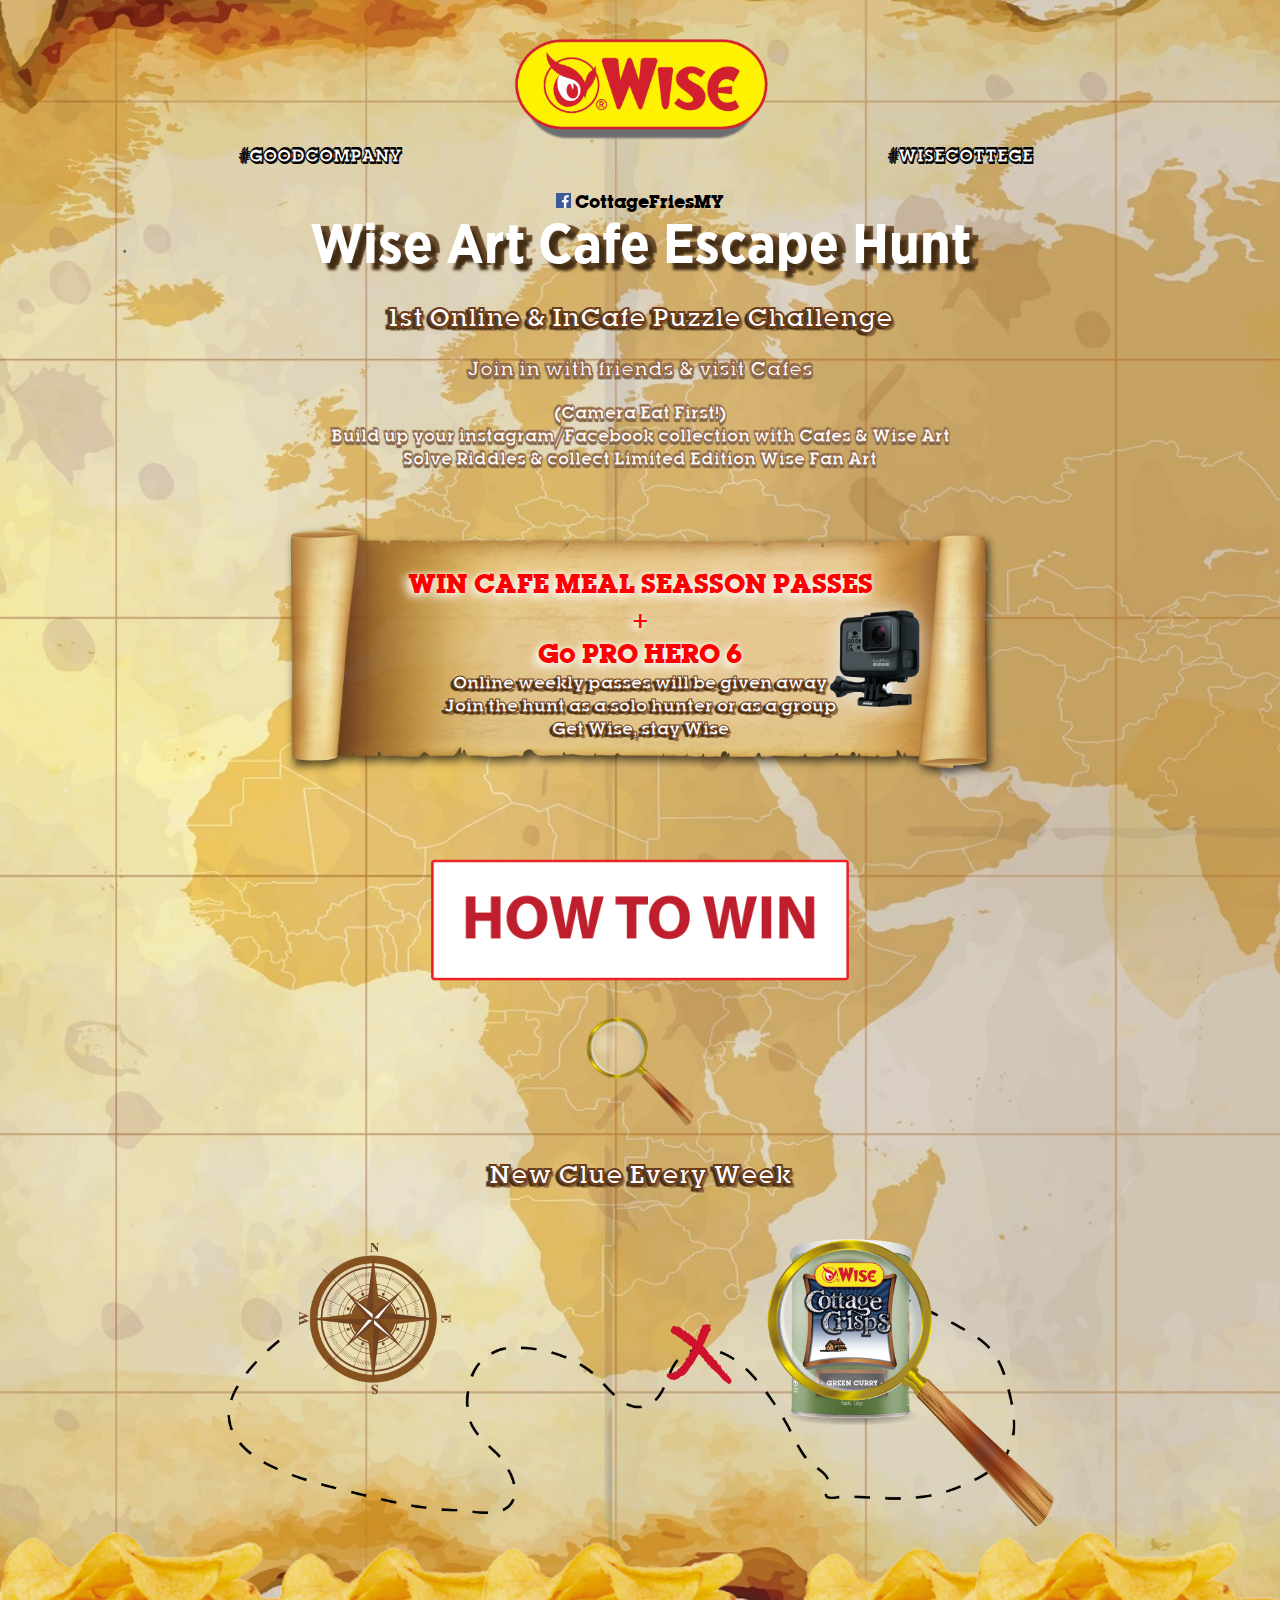
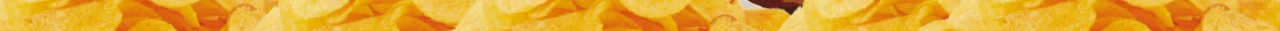
<file: index.html>
<!DOCTYPE html>
<html lang="en">

<head>
    <meta charset="UTF-8">
    <meta name="viewport" content="width=device-width, initial-scale=1.0">
    <meta http-equiv="X-UA-Compatible" content="ie=edge">
    <title>Wise</title>
    <link rel="stylesheet" href="main.css">
</head>

<body>
    <div id="Wrapper">
        <div class="container">
            <div class="wise-body">
                <div id="Logo">
                    <div class="wise-logo">

                    </div>
                    <div class="tags black-shadow">
                        <div class="left">
                            #GOODCOMPANY
                        </div>
                        <div class="right">
                            #WISECOTTEGE
                        </div>
                    </div>
                </div>
                <br>
                <div class="hashtag">
                    <a href="https://fb.com/CottageFriesMY" target="_blank">

                        <img src="img/facebook.png" alt="fb" width="15rem">
                        <span class="black">
                            CottageFriesMY
                        </span>
                    </a>
                </div>
                <div id="Text-Content">
                    <span class="Gotham">
                        Wise Art Cafe Escape Hunt
                    </span>
                    <h2 class="brown-shadow">1st Online & InCafe Puzzle Challenge </h2>

                    <h3 class="light-brown-shadow">Join in with friends & visit Cafes</h3>


                    <p class="light-brown-shadow">
                        (Camera Eat First!)
                        <br> Build up your instagram/Facebook collection with Cafes & Wise Art
                        <br> Solve Riddles & collect Limited Edition Wise Fan Art
                    </p>

                </div>

                <div id="Price">
                    <div class="Price-text">


                        <span class="red-shadow medium-font">WIN CAFE MEAL SEASSON PASSES
                            <br> +
                            <br> Go PRO HERO 6

                        </span>
                        <br>
                        <div class="brown-shadow small-font">Online weekly passes will be given away
                            <br> Join the hunt as a solo hunter or as a group
                            <br> Get Wise, stay Wise
                        </div>

                    </div>

                </div>
                <br>
                <div>
                    <a href="info_panel.html">
                        <img src="img/howtowin.png" alt="" width="35%">
                    </a>
                    <br>


                    <a href="cafe_partners.html">
                        <img src="img/clue.png" alt="" width="130rem">
                        <h2 class=" brown-shadow">New Clue Every Week</h2>
                    </a>
                </div>

                <div id="Footer">
                    <div class="content">
                        <img src="img/map.png" alt="" width="70%">


                    </div>
                    <div class="bottom-chips">

                        <img src="img/chips.png" alt="" width="100%">
                    </div>

                </div>

            </div>

        </div>
    </div>
    <script>
             console.log("Developed by Nazmul.abedin02@gmail.com");

    </script>
</body>

</html>
</file>
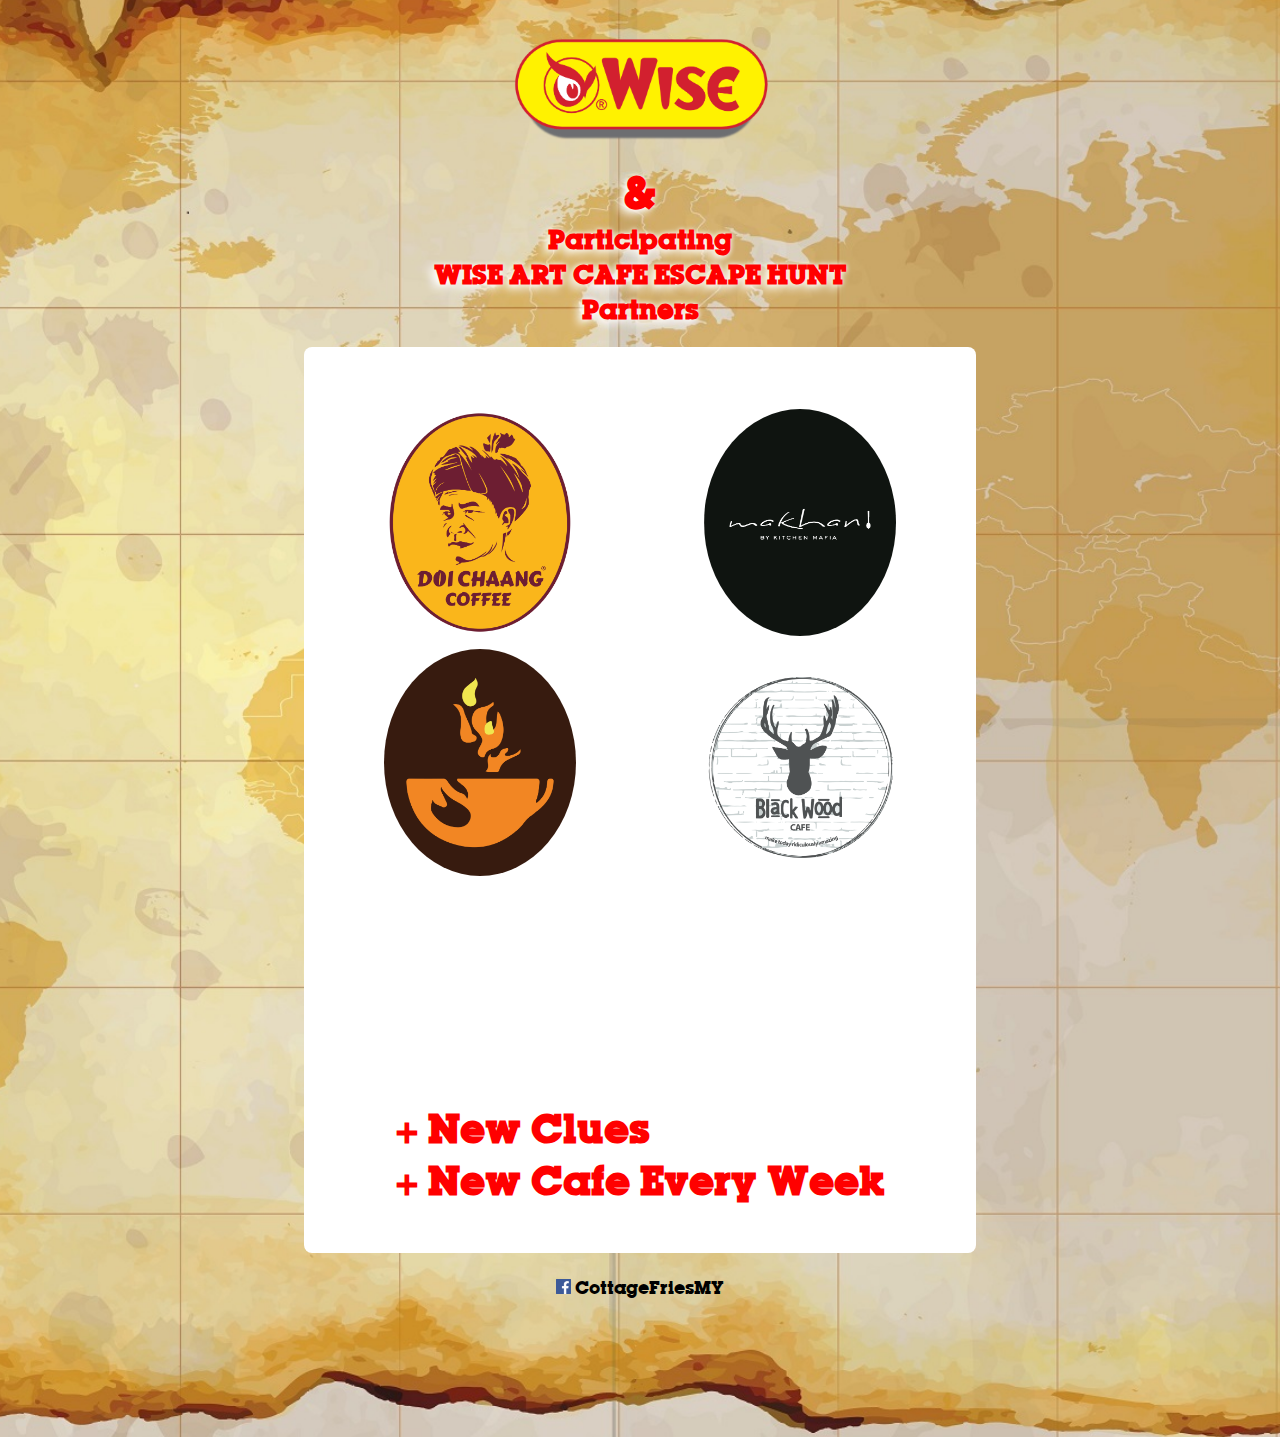
<file: cafe_partners.html>
<!DOCTYPE html>
<html lang="en">

<head>
    <meta charset="UTF-8">
    <meta name="viewport" content="width=device-width, initial-scale=1.0">
    <meta http-equiv="X-UA-Compatible" content="ie=edge">
    <title>Wise Cafe Partners</title>
    <link rel="stylesheet" href="main.css">
</head>

<body>
    <div id="Wrapper">
        <div class="container">
            <div id="Header">
                <div class="wise-body">
                    <div id="Logo">
                        <div class="wise-logo"></div>
                    </div>

                    <h2 class="medium-font red-shadow">
                        <span class="larg-font">
                            &amp;
                        </span>
                        <br> Participating
                        <br> WISE ART CAFE ESCAPE HUNT
                        <br> Partners
                    </h2>
                    <div id="Infopanel">
                        <div id="Cafes">
                            <br>
                            <br>
                            <div class="partners">
                                <div class="cafe ">
                                    <img class="round-border" src="img/partner1.png" alt="" width="60%">
                                </div>
                                <div class="cafe ">
                                    <img class="round-border" src="img/partner2.png" alt="" width="60%">
                                </div>
                                <div class="cafe ">
                                    <img class="round-border" src="img/partner3.png" alt="" width="60%">
                                </div>
                                <div class="cafe">
                                    <img class="round-border" src="img/partner4.png" alt="" width="60%">
                                </div>

                            </div>

                            <br>
                            <br>
                            <br>
                            <br>
                            <br>
                            <br>
                            <br>
                            <br>
                            <div class="clues red-shadow">
                                <h2>

                                    + New Clues
                                    <br> + New Cafe Every Week
                                </h2>
                            </div>
                        </div>
                    </div>
                    <br>
                    <div class="hashtag">
                        <a href="https://fb.com/CottageFriesMY" target="_blank">

                            <img src="img/facebook.png" alt="fb" width="15rem">
                            <span class="black">
                                CottageFriesMY
                            </span>
                        </a>
                        <br>
                        <br>
                        <br>
                        <br>
                        <br>
                        <br>
                        <br>
                    </div>
                </div>
            </div>
        </div>
    </div>
    <script>
               console.log("Developed by Nazmul.abedin02@gmail.com");

    </script>
</body>

</html>
</file>
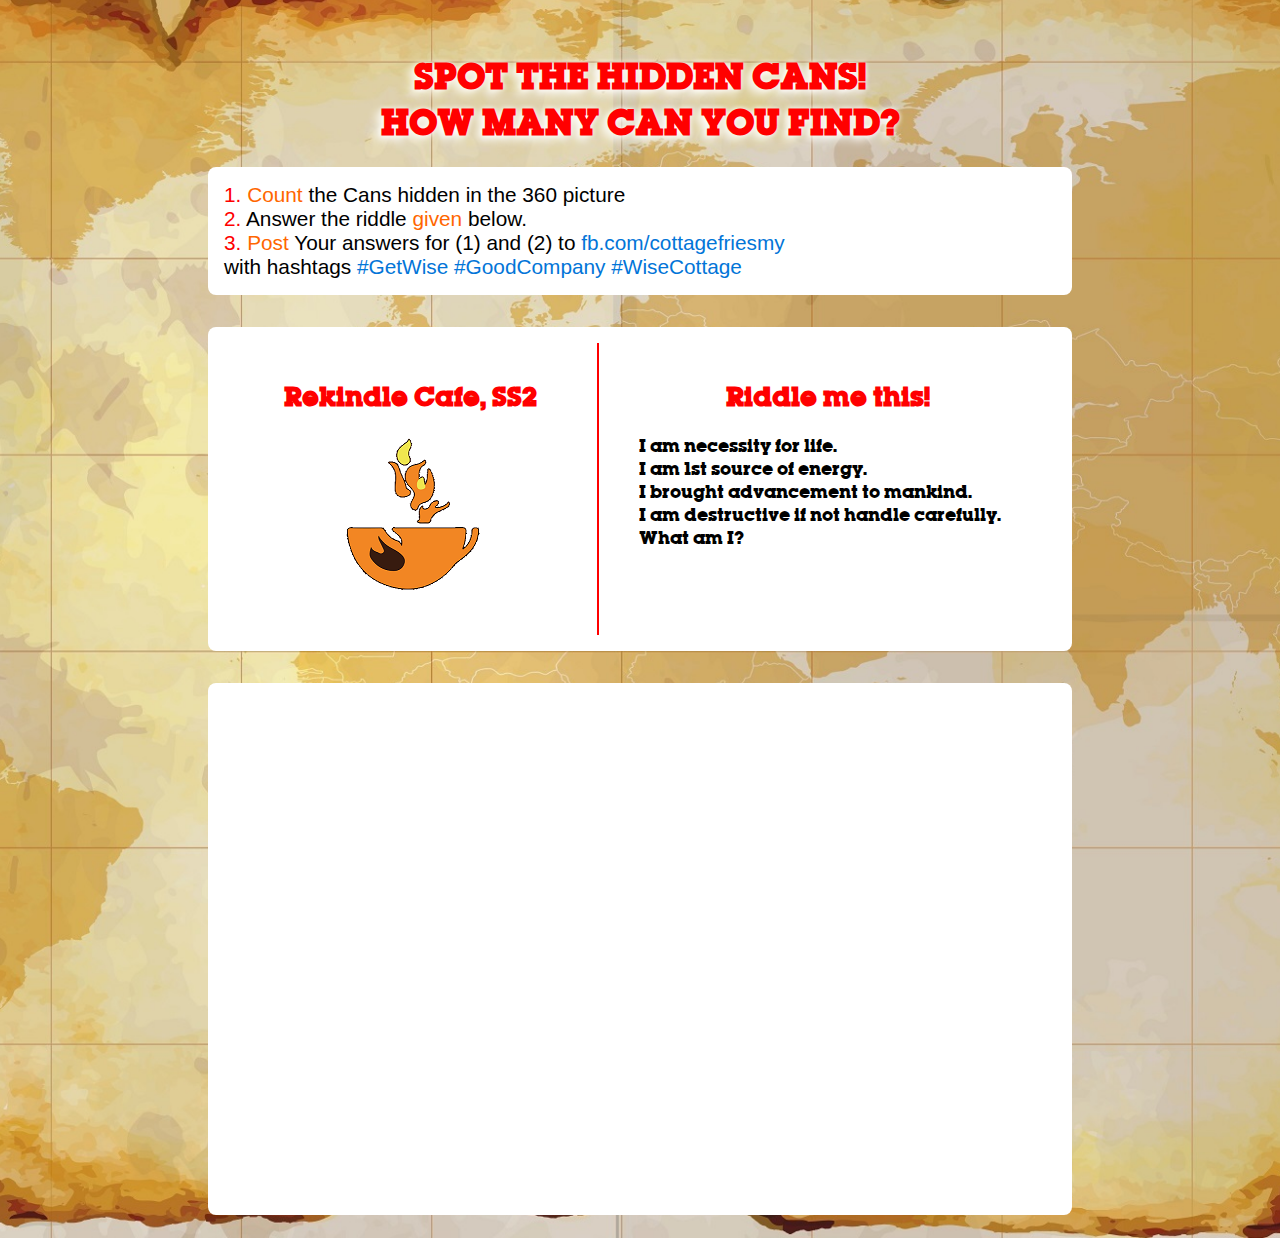
<file: clue.html>
<!DOCTYPE html>
<html lang="en">

<head>
    <meta charset="UTF-8">
    <meta name="viewport" content="width=device-width, initial-scale=1.0">
    <meta http-equiv="X-UA-Compatible" content="ie=edge">
    <title>Wise Cafe Clues</title>
    <link rel="stylesheet" href="main.css">
    <link rel="stylesheet" href="https://cdn.pannellum.org/2.3/pannellum.css" />
    <script type="text/javascript" src="https://cdn.pannellum.org/2.3/pannellum.js"></script>
</head>

<body>
    <div id="Wrapper">
        <div class="container">
            <div id="Header">
                <div class="wise-body">
                    <h1 class=" red-shadow">
                        SPOT THE HIDDEN CANS!
                        <br> HOW MANY CAN YOU FIND?
                    </h1>
                    <div id="Infopanel">
                        <div class="Steps">


                            <span class="red">
                                1.
                            </span>
                            <span class="orange">

                                Count
                            </span>

                             the Cans hidden in the 360 picture

                            <br>
                            <span class="red">
                                2.
                            </span>
                            Answer the riddle
                            <span class="orange">
                                given
                            </span>
 below.
                            <br>


                            <span class="red">
                                3.</span>
                            <span class="orange">

                                Post
                            </span>
                            Your answers for (1) and (2) to
                            <a class="blue" href="https://fb.com/cottagefriesmy" target="_blank">
                                fb.com/cottagefriesmy
                            </a><br>
                            with hashtags <span class="blue">
                                #GetWise #GoodCompany #WiseCottage
                            </span>



                        </div>

                        <div class="NewCafe">
                            <div class="left vl">
                                <h2 class="medium-font red-shadow">
                                    Rekindle Cafe, SS2
                                    <br>
                                    <img src="img/clue1.png" alt="">

                                </h2>
                            </div>
                            <div class="right">
                                <h2 class="medium-font red-shadow">
                                    Riddle me this!
                                </h2>
                                <div class="text-left">
                                    <p>

                                        I am necessity for life.<br>
                                        I am 1st source of energy.<br>
                                        I brought advancement to mankind.<br>
                                        I am destructive if not handle carefully.<br>
                                        What am I?
                                    </p>

                                </div>

                            </div>
                        </div>

                        <div class="NewCafe">

                            <div id="panorama"></div>
                        </div>
                    </div>
                    <br>

                </div>
            </div>
        </div>
    </div>
    <script>
        console.log("Developed by Nazmul.abedin02@gmail.com");

        pannellum.viewer('panorama', {
            "type": "equirectangular",
            "panorama": "img/rekindle.jpg",
            "autoLoad": true,
            "autoRotate": -10
        });
    </script>
</body>

</html>
</file>
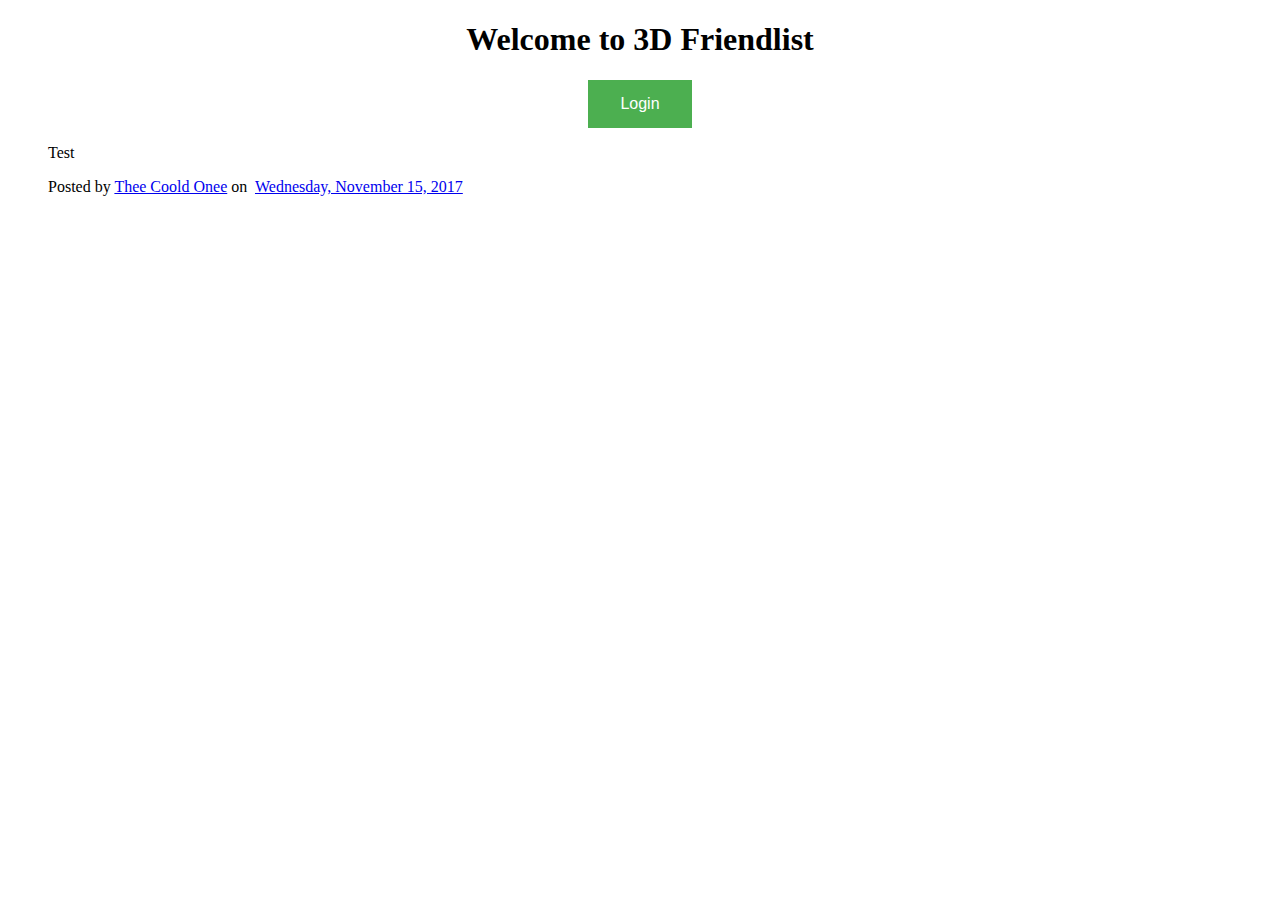
<file: index2.html>
<!DOCTYPE html>
<html lang="en">
<head>
    <meta charset="UTF-8">
    <meta name="viewport" content="width=device-width, initial-scale=1.0">
    <meta http-equiv="X-UA-Compatible" content="ie=edge">
    <title>Document</title>
    <style>
        #Wrapper{
               max-width: 1200px;
            margin: 0 auto;
            text-align: center;
        }
        #Header{
            max-width: 1200px;
            margin: 0 auto;
            text-align: center;
        }
    #btn{
        display: none;
    }

    button{
    background-color: #4CAF50; /* Green */
    border: none;
    color: white;
    padding: 15px 32px;
    text-align: center;
    text-decoration: none;
    display: inline-block;
    font-size: 16px;
    }

#frnd{
    display: none;
}

    
    </style>
</head>
<body>

    <script>
        window.fbAsyncInit = function () {
            FB.init({
                appId: '1601723849850614',
                autoLogAppEvents: true,
                xfbml: true,
                version: 'v2.10'
            });
            FB.AppEvents.logPageView();

            FB.getLoginStatus(function (response) {
                 
                console.log(response)
                    if (response.status === 'connected') {
                        console.log('Logged in.');
                         document.getElementById('status').innerHTML = 'you are conected with facebook';
                              var x = document.getElementById("btn");
                                x.style.display = "block";
                                 var x = document.getElementById("Statusbtn");
                                    x.style.display = "none"; 
                        
                    }
                    else if (response.status === 'not_authorized'){
                        document.getElementById('status').innerHTML = 'you are not conected';
                 
                    }
                    else {
                        FB.login();
                    }
                });
        };

        (function (d, s, id) {
            var js, fjs = d.getElementsByTagName(s)[0];
            if (d.getElementById(id)) { return; }
            js = d.createElement(s); js.id = id;
            js.src = "//connect.facebook.net/en_US/sdk.js";
            fjs.parentNode.insertBefore(js, fjs);
        }(document, 'script', 'facebook-jssdk'));


        function login(){
                 var x = document.getElementById("btn");
                 x.style.display = "none"; 
            FB.login(function(response){
                  
                if (response.status === 'connected') {
                 //   document.getElementById('status').innerHTML = 'you are conected with facebook';
                     x.style.display = "block";  
                }
                else {
                    document.getElementById('status').innerHTML = 'Please Login'; 
                     x.style.display = "none";                   
                }
            });
                  
        }

        function info(){
          
            FB.api(
                '/me',
                'GET',
                { "fields": "id,name,friendlists,friends,devices,gender,about,hometown" },
                function (response) {
                    // Insert your code here
                    document.getElementById('user').innerHTML ="Hello :" +  response.name;
                     document.getElementById('userid').innerHTML = "Your User ID is :" + response.id;
                      document.getElementById('gender').innerHTML = "Your :" + response.gender;
                       document.getElementById('device').innerHTML = "Your Using :" + response.devices[0].os + " Device";
                         document.getElementById('about').innerHTML = "About You :" + response.about;
                          // document.getElementById('device').innerHTML = "Your HomeTown :" + response.hometown.name;

                    
                    console.log(response)
                }
            );  
                     var x = document.getElementById("frnd");
                        x.style.display = "block";
        }


        document.getElementById("lnk").onclick = function () {
                location.href = "www.youtube.com";
            };
    </script>

<div id="Wrapper">

    <div id="Header">
        <h1>Welcome to 3D Friendlist </h1>
    </div>
    
    <div id="status">
        
    </div>
    <div id="Statusbtn">
        
        <button onclick="login()">Login</button>
        
    </div>
    <div id="btn">
        
        <button onclick="info()">View Your Informations</button>
        
    </div>
    
    <div id="data"></div>
    <div id="user"></div>
    <div id="userid"></div>
    <div id="gender"></div>
    <div id="device"></div>
    <div id="about"></div>
    <div id="home"></div>
    <div id="frnd">
        <button onclick="location.href = 'three.js-dev/examples/css3d_periodictable.html';" >View Your Friends</button>
    </div>
    
</div>


<div class="fb-post" data-href="https://www.facebook.com/permalink.php?story_fbid=1854791507883056&amp;id=1269784479717098"
    data-width="500" data-show-text="true">
    <blockquote cite="https://www.facebook.com/permalink.php?story_fbid=1854791507883056&amp;id=1269784479717098" class="fb-xfbml-parse-ignore">
        <p>Test</p>Posted by
        <a href="https://www.facebook.com/Thee-Coold-Onee-1269784479717098/">Thee Coold Onee</a> on&nbsp;
        <a href="https://www.facebook.com/permalink.php?story_fbid=1854791507883056&amp;id=1269784479717098">Wednesday, November 15, 2017</a>
    <a href="https://www.facebook.com/plugins/confirm/post/like/popup/?token=S%3A_I1269784479717098%3A1854791507883056&href=https%3A%2F%2Fwww.facebook.com%2Fplugins%2Fpost%2Fasync%2Fembed%2Fdialog%2F%3Fno_preview%3D0%26source%3D1%26token%3DS%253A_I1269784479717098%253A1854791507883056%26url%3D%252Fpermalink.php%253Fstory_fbid%253D1854791507883056%2526id%253D1269784479717098%26ft%255Btn%255D%3DV-R-R%26ft%255Btop_level_post_id%255D%3D1854791507883056%26ft%255Btl_objid%255D%3D1854791507883056%26ft%255Bpage_id%255D%3D1269784479717098%26ft%255Bfbfeed_location%255D%3D5&iframe_referer=https%3A%2F%2Fwww.facebook.com%2Fpermalink.php%3Fstory_fbid%3D1854791507883056%26id%3D1269784479717098"></a>
    </blockquote>
</div>
</body>
</html>
</file>
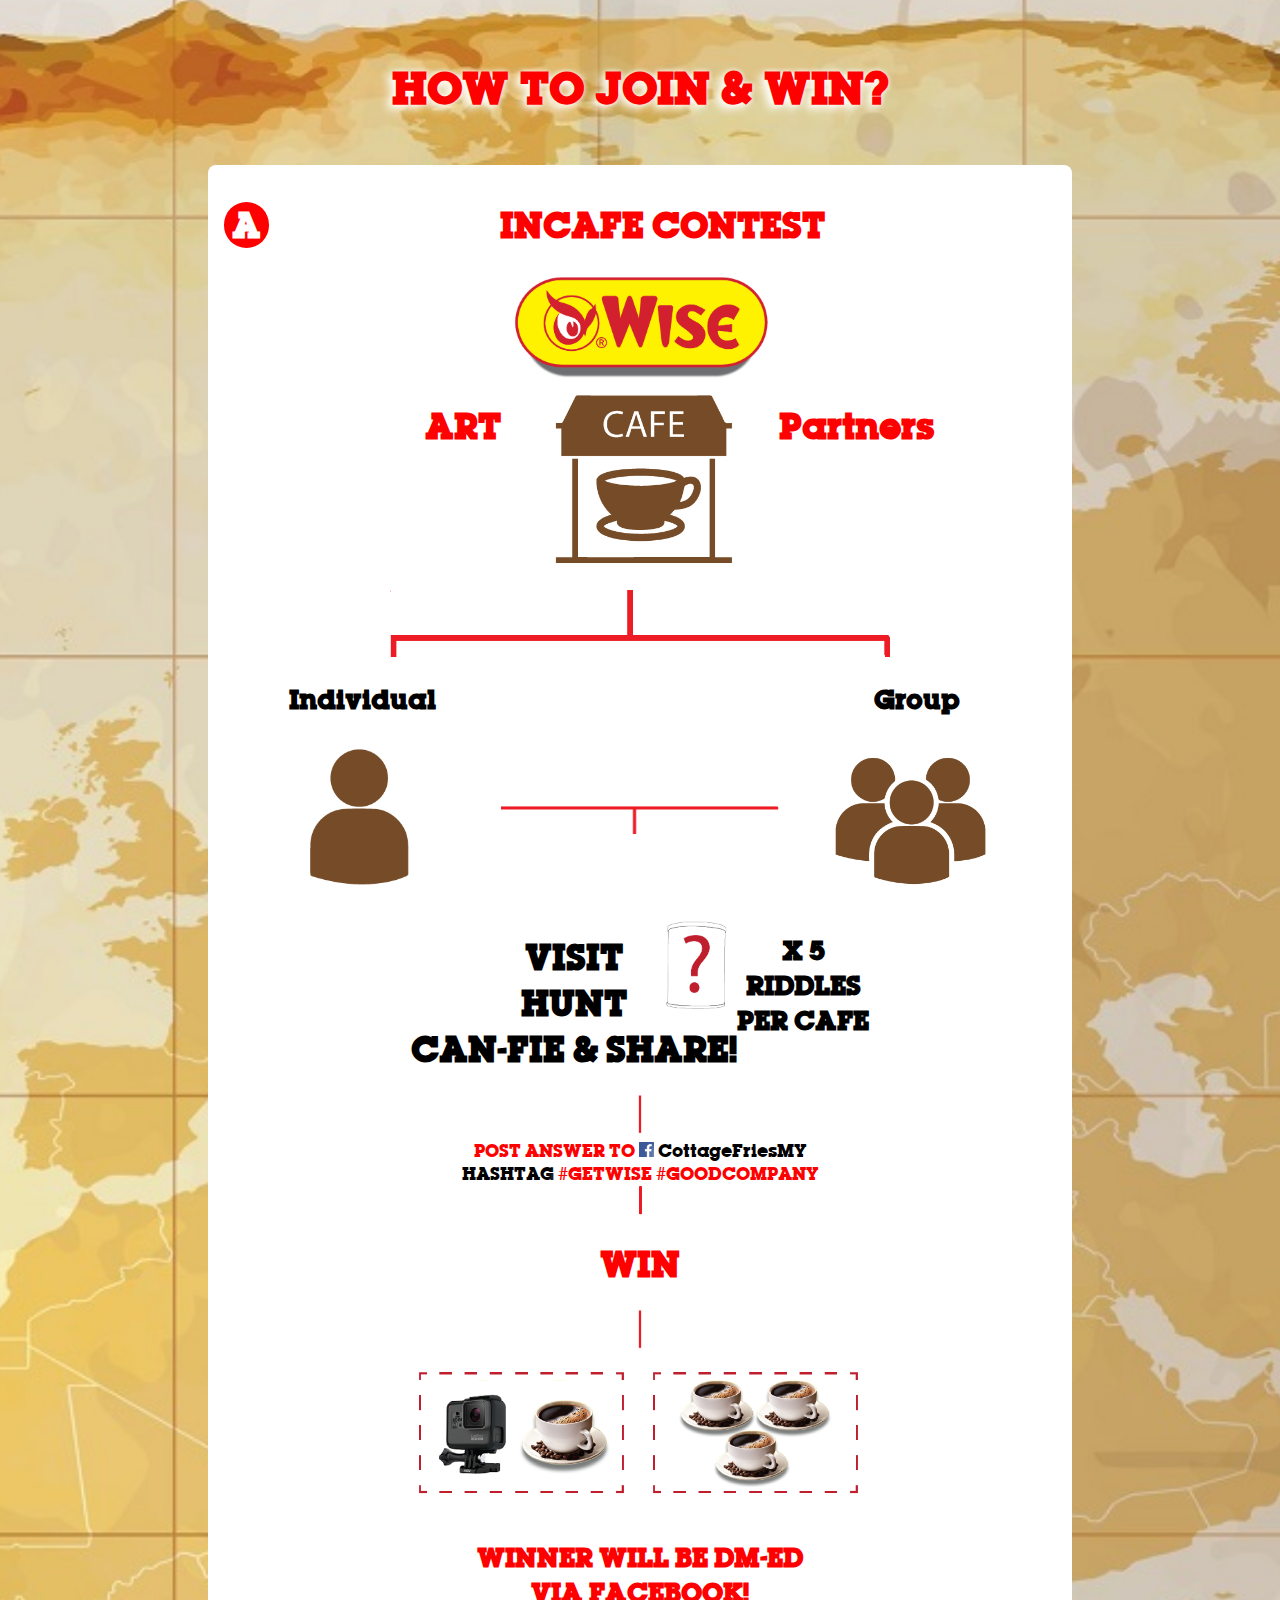
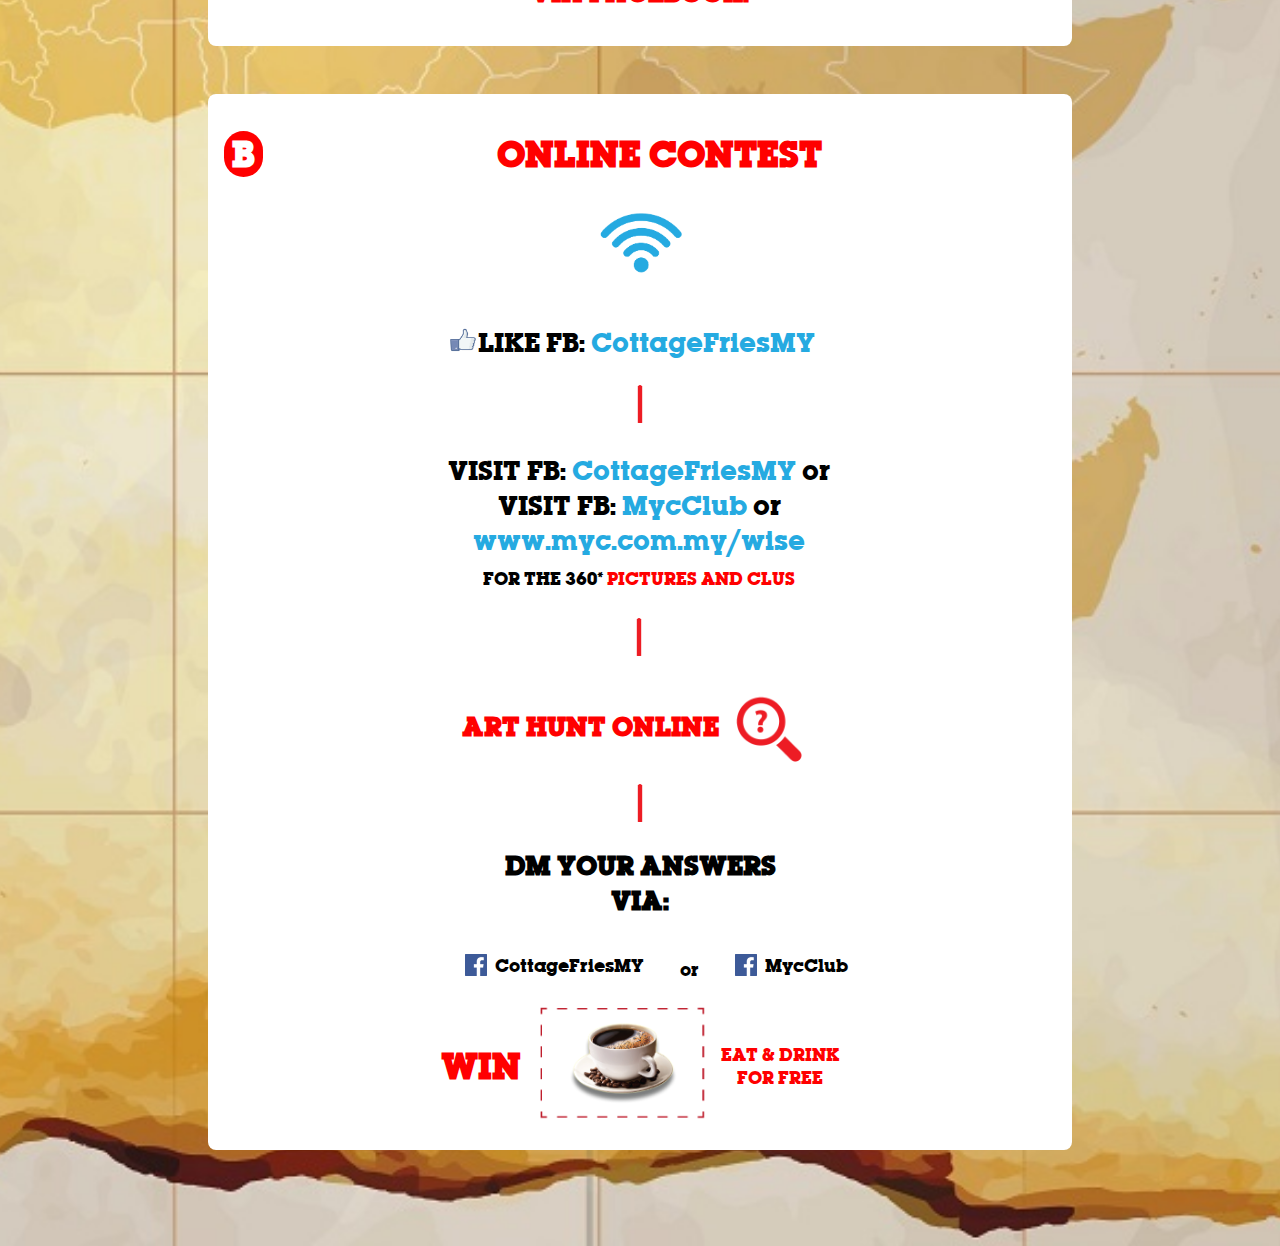
<file: info_panel.html>
<!DOCTYPE html>
<html lang="en">

<head>
    <meta charset="UTF-8">
    <meta name="viewport" content="width=device-width, initial-scale=1.0">
    <meta http-equiv="X-UA-Compatible" content="ie=edge">
    <title>Wise - How to Win</title>
    <link rel="stylesheet" href="main.css">
</head>

<body>
    <div id="Wrapper">
        <div class="container">
            <div id="Header">
                <div class="wiseinfo-body">
                    <h1 class="red-shadow larg-font">HOW TO JOIN & WIN?</h1>

                    <div id="Infopanel">
                        <div id="Incafe">
                            <div class="content">
                                <div class="left">
                                    <h1 class="red-border">A</h1>
                                </div>
                                <div class="right">
                                    <h1 class="red-shadow">INCAFE CONTEST</h1>
                                </div>
                            </div>

                            <div id="Logo">
                                <div class="wise-logo"></div>
                                <div class="cafe-logo">

                                    <div class="left">
                                        <h1>ART</h1>
                                    </div>
                                    <div class="center">
                                        <img src="img/cafe.png" alt="cafe" width="80%">
                                    </div>
                                    <div class="right">
                                        <h1>Partners</h1>
                                    </div>

                                </div>
                                <img src="img/line4.png" alt="" width="60%">

                                <div class="team">
                                    <div class="left">
                                        <h2 class="small">Individual</h2>
                                        <img src="img/single.png" alt="single" width="50%">
                                    </div>
                                    <div class="center">
                                        <img src="img/line3.png" alt="" width="100%">

                                    </div>
                                    <div class="right">
                                        <h2 class="small">Group</h2>
                                        <img src="img/team.png" alt="group" width="70%">

                                    </div>
                                </div>


                                <div class="rules">
                                    <div class="top">
                                        <div class="left">
                                            <h1 class="medium">
                                                VISIT
                                                <br> HUNT
                                                <br> CAN-FIE & SHARE!
                                            </h1>
                                        </div>


                                        <div class="right">
                                            <h2 class="small">
                                                X 5
                                                <br> RIDDLES
                                                <br>PER CAFE
                                            </h2>

                                        </div>

                                    </div>
                                    <br>
                                    <img src="img/line.png" alt="" height="40rem">

                                    <div class="red-shadow">
                                        POST ANSWER TO
                                        <a href="https://fb.com/CottageFriesMY" target="_blank">

                                            <img src="img/facebook.png" alt="fb" width="15rem">
                                            <span class="black">
                                                CottageFriesMY
                                            </span>
                                        </a>
                                        <br>
                                        <span class="black">
                                            HASHTAG
                                        </span>
                                        #GETWISE #GOODCOMPANY
                                    </div>
                                    <img src="img/line.png" alt="" height="30rem" width="5rem">
                                    <h1 class="red-shadow">WIN</h1>
                                    <img src="img/line.png" alt="" height="40rem">
                                    <br>

                                    <img src="img/price1.png" alt="" width="230rem">
                                    <img src="img/price3.png" alt="" width="230rem">

                                    <h2 class="red-shadow">WINNER WILL BE DM-ED
                                        <br> VIA FACEBOOK!</h2>

                                </div>

                            </div>


                        </div>

                        <div id="Online">
                            <div class="content">
                                <div class="left">
                                    <h1 class="red-border">B</h1>
                                </div>
                                <div class="right">
                                    <h1 class="red-shadow">ONLINE CONTEST</h1>
                                </div>
                            </div>

                            <div class="howtowin">
                                <img src="img/wifi.png" alt="" width="100rem">
                                <br>
                                <a href="https://fb.com/CottageFriesMY" target="_blank">
                                    <div class="like">
                                        <img src="img/like.png" alt="" width="30rem" height="30rem">
                                        <p>
                                            <span class="black">
                                                LIKE FB:
                                            </span>
                                            <span class="blue">
                                                CottageFriesMY
                                            </span>
                                        </p>
                                    </div>
                                </a>
                                <img src="img/line.png" alt="" height="40rem" width="8rem">

                                <div class="like">
                                    <p>
                                        <a href="https://fb.com/CottageFriesMY" target="_blank">
                                            <span class="black">
                                                VISIT FB:
                                            </span>
                                            <span class="blue">
                                                CottageFriesMY
                                            </span>
                                        </a>

                                        or
                                        <br>
                                        <a href="https://fb.com/mycclub" target="_blank">
                                            <span class="black">
                                                VISIT FB:
                                            </span>
                                            <span class="blue">
                                                MycClub
                                            </span>
                                        </a>
                                        or
                                        <br>

                                        <a href="https://www.myc.com.my/wise" target="_blank">
                                            <span class="blue small">
                                                www.myc.com.my/wise
                                            </span>
                                        </a>

                                        <br>

                                        <span class="small-font">
                                            FOR THE 360*
                                            <span class="red">
                                                PICTURES AND CLUS
                                            </span>
                                        </span>
                                        <br>
                                        <img src="img/line.png" alt="" height="40rem" width="8rem">
                                    </p>


                                </div>
                                <div class="search">
                                    <h2 class="red">ART HUNT ONLINE</h2>
                                    <img src="img/search.png" alt="" width="100rem">
                                </div>
                                <br>
                                <img src="img/line.png" alt="" height="40rem" width="8rem">

                                <h2>DM YOUR ANSWERS
                                    <br> VIA:</h2>

                                <div class="socialmedia">
                                    <a href="https://fb.com/CottageFriesMY" target="_blank">
                                        <div class="fb">

                                            <img src="img/facebook.png" alt="" width="22rem">
                                            <p class="black"> CottageFriesMY </p>
                                        </div>
                                    </a>
                                    <div class="fb">
                                        <p>or</p>
                                    </div>

                                    <a href="https://fb.com/mycclub" target="_blank">


                                        <div class="fb">
                                            <img src="img/facebook.png" alt="" width="22rem">
                                            <p class="black">MycClub </p>
                                        </div>
                                    </a>

                                </div>
                                <div class="align-center">

                                    <div class="bottom">
                                        <h1 class="red">WIN</h1>
                                        <img src="img/price4.png" alt="" width="200rem">
                                        <p class="red">EAT & DRINK
                                            <br> FOR FREE</p>
                                    </div>

                                </div>

                            </div>
                        </div>

                    </div>
                </div>
            </div>
        </div>
    </div>
    <script>
        console.log("Developed by Nazmul.abedin02@gmail.com");
    </script>
</body>

</html>
</file>
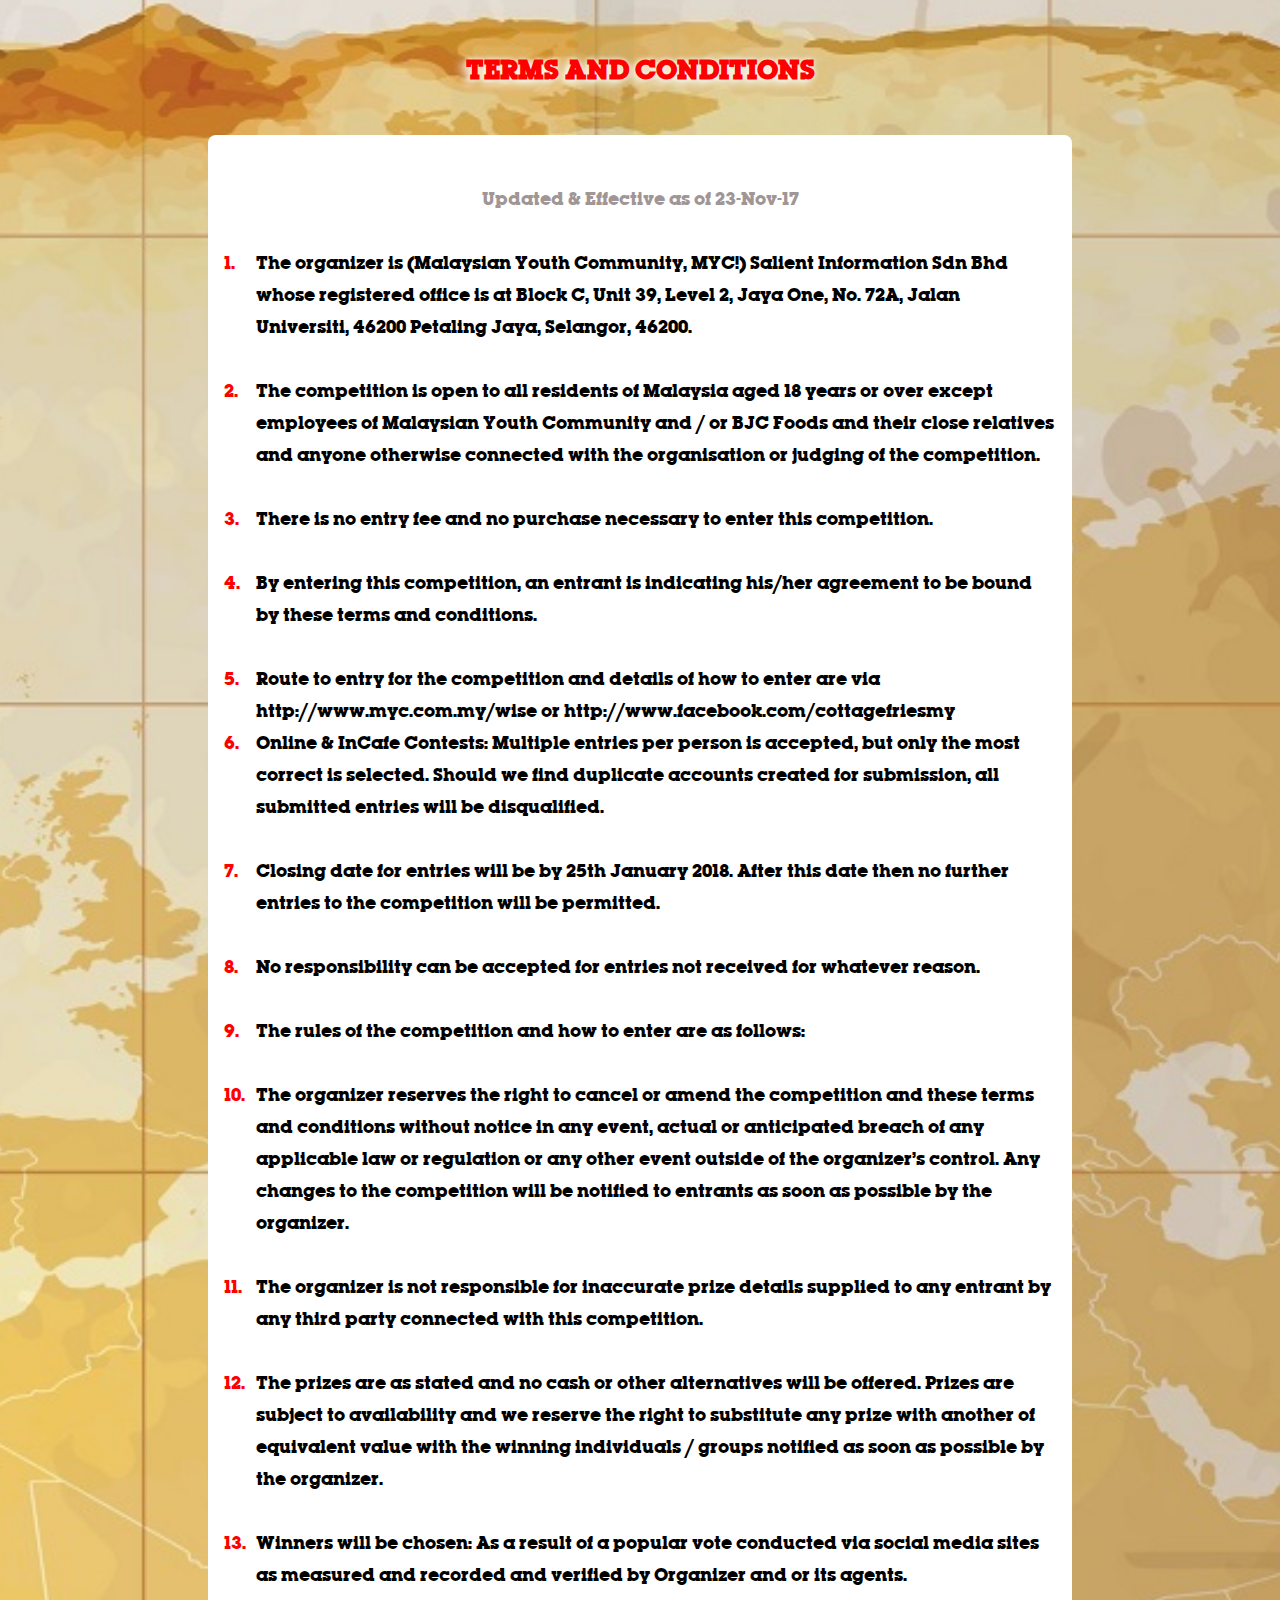
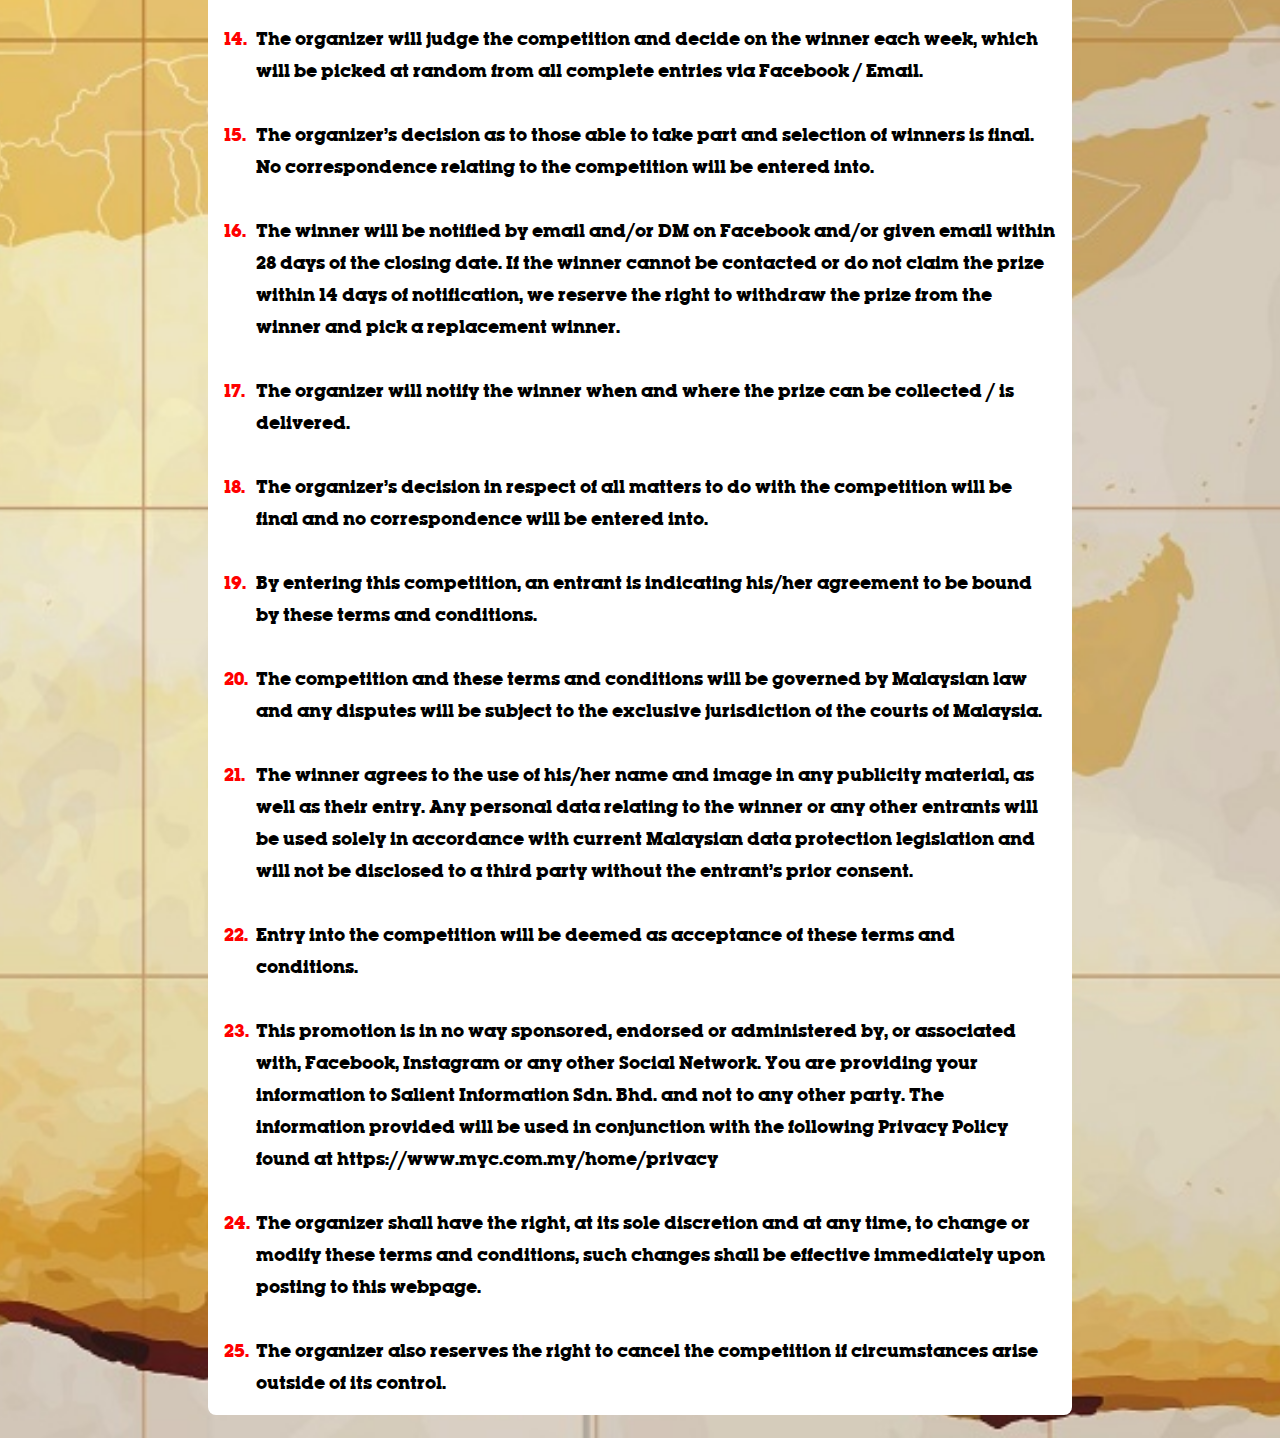
<file: terms.html>
<!DOCTYPE html>
<html lang="en">

<head>
    <meta charset="UTF-8">
    <meta name="viewport" content="width=device-width, initial-scale=1.0">
    <meta http-equiv="X-UA-Compatible" content="ie=edge">
    <title>Terms And Conditions</title>
    <link rel="stylesheet" href="main.css">
</head>

<body>
    <div id="Wrapper">
        <div class="container">
            <div id="Header">
                <div class="wise-body">
                 

                    <h2 class="medium-font red-shadow">
                      TERMS AND CONDITIONS
                    </h2>
                    <div id="Infopanel">
                    <div id="Terms">
                        <div class="header">
Updated  &amp; Effective as of 23-Nov-17
                        </div>

                        1.
                        <div class="red">
                            The organizer is (Malaysian Youth Community, MYC!) Salient Information Sdn Bhd whose registered office is at Block C,
                            Unit 39, Level 2, Jaya One, No. 72A, Jalan Universiti, 46200 Petaling Jaya, Selangor, 46200.
                        </div>
                        <br>
                        2.
                           <div class="red">
                        The competition is open to
                        all residents of Malaysia aged 18 years or over except employees of Malaysian Youth Community and / or BJC Foods and their
                        close relatives and anyone otherwise connected with the organisation or judging of the competition.
                           </div>
                        <br>
                        3.
                        <div class="red">
                        There is no entry
                        fee and no purchase necessary to enter this competition.
                        </div>
                        <br>
                        
                        4.
                        
                        <div class="red">By entering this competition, an entrant is indicating his/her
                        agreement to be bound by these terms and conditions. 
                        </div>
                        <br>
                        5. 
                        <div class="red">Route to entry for the competition and details of how to enter are
                        via http://www.myc.com.my/wise or http://www.facebook.com/cottagefriesmy 
                        <br>
                        </div>
                        6.
                        <div class="red"> Online & InCafe Contests: Multiple entries per
                        person is accepted, but only the most correct is selected. Should we find duplicate accounts created for submission, all
                        submitted entries will be disqualified.</div> 
                        <br>
                        7.
                        <div class="red"> Closing date for entries will be by 25th January 2018. After this date then no
                        further entries to the competition will be permitted.</div>
                        <br>
                        8.
                        <div class="red"> No responsibility can be accepted for entries not received for whatever
                        reason.</div>
                        <br>
                        9.
                        <div class="red"> The rules of the competition and how to enter are as follows:
                        </div>
                            <br>
                        10. 
                        <div class="red">The organizer reserves the right to cancel or
                        amend the competition and these terms and conditions without notice in any event, actual or anticipated breach of any applicable
                        law or regulation or any other event outside of the organizer’s control. Any changes to the competition will be notified
                        to entrants as soon as possible by the organizer.</div>
                        <br>
                        11.
                        <div class="red"> The organizer is not responsible for inaccurate prize details supplied
                        to any entrant by any third party connected with this competition.
                        </div>
                        <br>
                        12.
                        <div class="red"> The prizes are as stated and no cash or other alternatives
                        will be offered. Prizes are subject to availability and we reserve the right to substitute any prize with another of equivalent
                        value with the winning individuals / groups notified as soon as possible by the organizer.
                        </div>
                        <br>
                        13.
                        <div class="red"> Winners will be chosen: As
                        a result of a popular vote conducted via social media sites as measured and recorded and verified by Organizer and or its
                        agents.</div>
                        <br>
                        14. 
                        <div class="red">The organizer will judge the competition and decide on the winner each week, which will be picked at random from
                        all complete entries via Facebook / Email.</div>
                        <br>
                        15. <div class="red">The organizer’s decision as to those able to take part and selection of winners
                        is final. No correspondence relating to the competition will be entered into.
                      </div>
                        <br>
                        16.<div class="red"> The winner will be notified by email and/or
                        DM on Facebook and/or given email within 28 days of the closing date. If the winner cannot be contacted or do not claim the
                        prize within 14 days of notification, we reserve the right to withdraw the prize from the winner and pick a replacement winner.
                       </div>
                        <br>
                        
                        17.
                        <div class="red"> The organizer will notify the winner when and where the prize can be collected / is delivered.
                        </div>
                            <br>
                        18.
                        <div class="red"> The organizer’s decision
                        in respect of all matters to do with the competition will be final and no correspondence will be entered into.
                        </div> 
                        <br>
                        19.
                        <div class="red"> By entering
                        this competition, an entrant is indicating his/her agreement to be bound by these terms and conditions. 
                        </div>
                        <br>
                        20.
                        <div class="red"> The competition
                        and these terms and conditions will be governed by Malaysian law and any disputes will be subject to the exclusive jurisdiction
                        of the courts of Malaysia. </div>
                      
                        <br>
                        21.
                        <div class="red"> The winner agrees to the use of his/her name and image in any publicity material, as well
                        as their entry. Any personal data relating to the winner or any other entrants will be used solely in accordance with current
                        Malaysian data protection legislation and will not be disclosed to a third party without the entrant’s prior consent. 
                        </div>
                        <br>
                        22.<div class="red">
                        Entry into the competition will be deemed as acceptance of these terms and conditions.
                     </div>
                        <br>
                        23.
                        <div class="red"> This promotion is in no way sponsored,
                        endorsed or administered by, or associated with, Facebook, Instagram or any other Social Network. You are providing your
                        information to Salient Information Sdn. Bhd. and not to any other party. The information provided will be used in conjunction
                        with the following Privacy Policy found at https://www.myc.com.my/home/privacy 
                        </div>
                        <br>
                        24.
                        <div class="red"> The organizer shall have the right, at
                        its sole discretion and at any time, to change or modify these terms and conditions, such changes shall be effective immediately
                        upon posting to this webpage. </div>
                        <br>
                        25.
                        <div class="red"> The organizer also reserves the right to cancel the competition if circumstances arise
                        outside of its control.</div>

                    </div>
                    </div>
                    <br>
            
                </div>
            </div>
        </div>
    </div>
    <script>
              console.log("Developed by Nazmul.abedin02@gmail.com");

    </script>
        
    
</body>

</html>
</file>
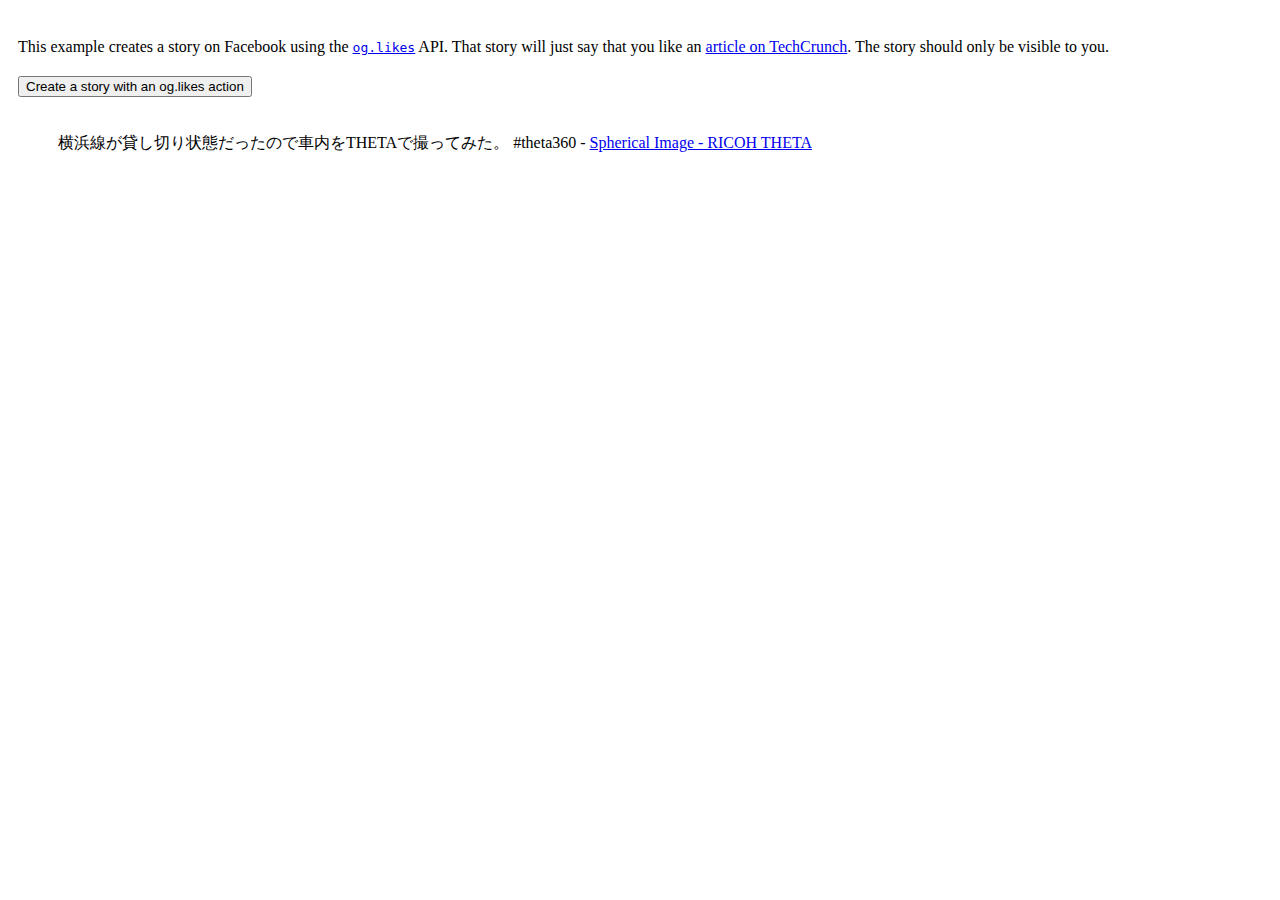
<file: test.html>
<html>
<head>
<title>Open Graph Getting Started App - og.likes</title>
<style type="text/css">
div { padding: 10px; }
</style>
<meta charset="UTF-8">
</head>
<body>
<script type="text/javascript">
  var fbAppId = '1601723849850614';
  var objectToLike = 'http://techcrunch.com/2013/02/06/facebook-launches-developers-live-video-channel-to-keep-its-developer-ecosystem-up-to-date/';

  if (fbAppId === 'replace me') {
    alert('Please set the fbAppId in the sample.');
  }

  window.fbAsyncInit = function() {
    FB.init({
      appId      : fbAppId, // App ID
      status     : true,    // check login status
      cookie     : true,    // enable cookies to allow the
                            // server to access the session
      xfbml      : true,     // parse page for xfbml or html5
                            // social plugins like login button below
      version     : 'v2.7',  // Specify an API version
    });

    // Put additional init code here
  };

  // Load the SDK Asynchronously
  (function(d, s, id){
     var js, fjs = d.getElementsByTagName(s)[0];
     if (d.getElementById(id)) {return;}
     js = d.createElement(s); js.id = id;
     js.src = "https://connect.facebook.net/en_US/sdk.js";
     fjs.parentNode.insertBefore(js, fjs);
   }(document, 'script', 'facebook-jssdk'));


  function postLike() {
    FB.api(
       'https://graph.facebook.com/me/og.likes',
       'post',
       { object: objectToLike,
         privacy: {'value': 'SELF'} },
       function(response) {
         if (!response) {
           alert('Error occurred.');
         } else if (response.error) {
           document.getElementById('result').innerHTML =
             'Error: ' + response.error.message;
         } else {
           document.getElementById('result').innerHTML =
             '<a href=\"https://www.facebook.com/me/activity/' +
             response.id + '\">' +
             'Story created.  ID is ' +
             response.id + '</a>';
         }
       }
    );
  }
</script>


<div
  class="fb-login-button"
  data-show-faces="true"
  data-width="200"
  data-max-rows="1"
  data-scope="publish_actions">
</div>

<div>
This example creates a story on Facebook using the
<a href="https://developers.facebook.com/docs/reference/ogaction/og.likes">
<code>og.likes</code></a> API.  That story will just say
that you like an
<a href="http://techcrunch.com/2013/02/06/facebook-launches-developers-live-video-channel-to-keep-its-developer-ecosystem-up-to-date/">
article on TechCrunch</a>.  The story should only
be visible to you.
</div>

<div>
<input
  type="button"
  value="Create a story with an og.likes action"
  onclick="postLike();">
</div>

<div id="result">
    <blockquote data-width="500" data-height="375" class="ricoh-theta-spherical-image">横浜線が貸し切り状態だったので車内をTHETAで撮ってみた。 #theta360 -
        <a href="https://theta360.com/s/hZNcu7p6aDw1giRfzg0D1D64i" target="_blank">Spherical Image - RICOH THETA</a>
    </blockquote>
    <script async src="https://theta360.com/widgets.js" charset="utf-8"></script>
</div>

</body>
</html>
</file>
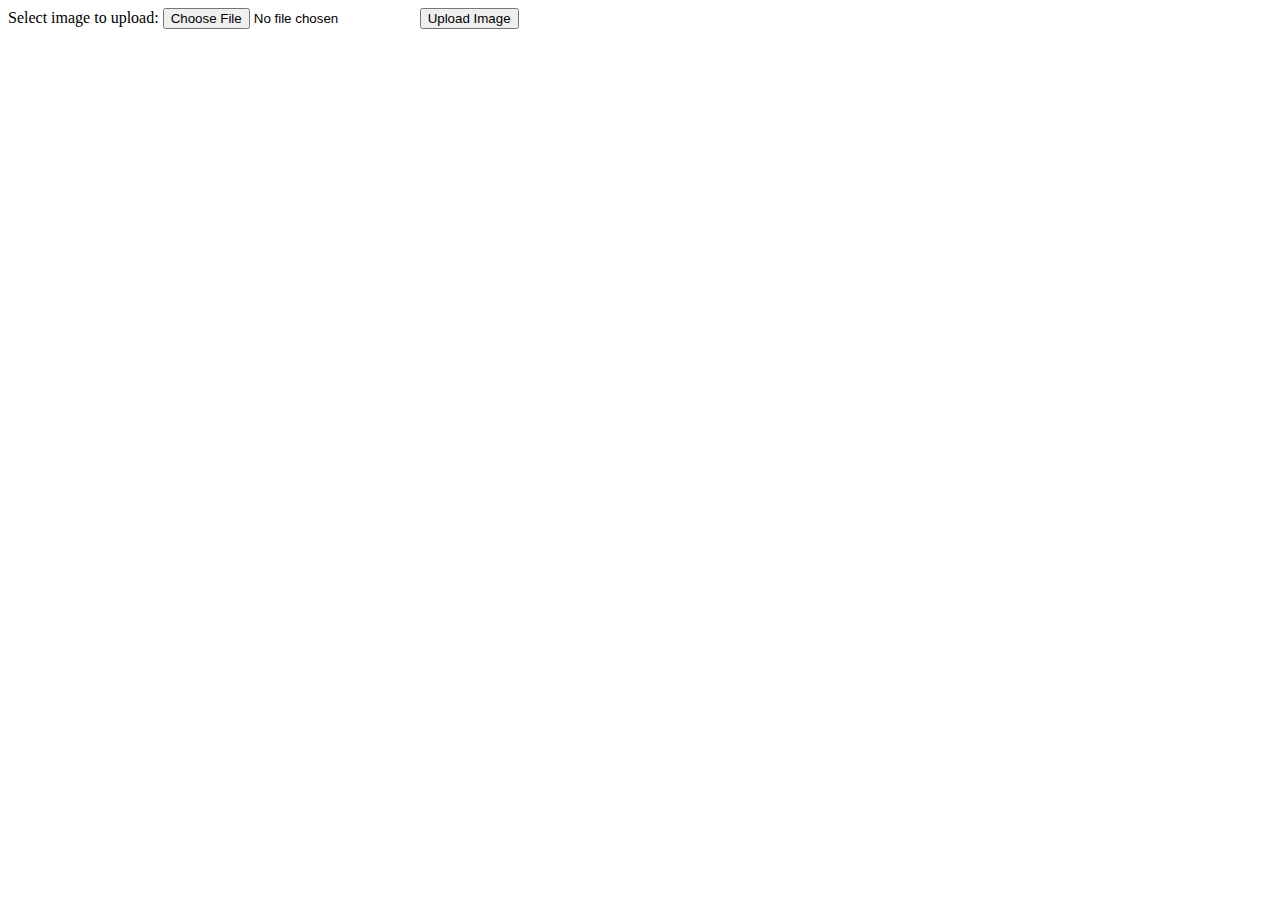
<file: project/up.html>
<!DOCTYPE html>
<html>

<body>

    <form action="upload.php" method="post" enctype="multipart/form-data">
        Select image to upload:
        <input type="file" name="fileToUpload" id="fileToUpload">
        <input type="submit" value="Upload Image" name="submit">
    </form>

</body>

</html>
</file>
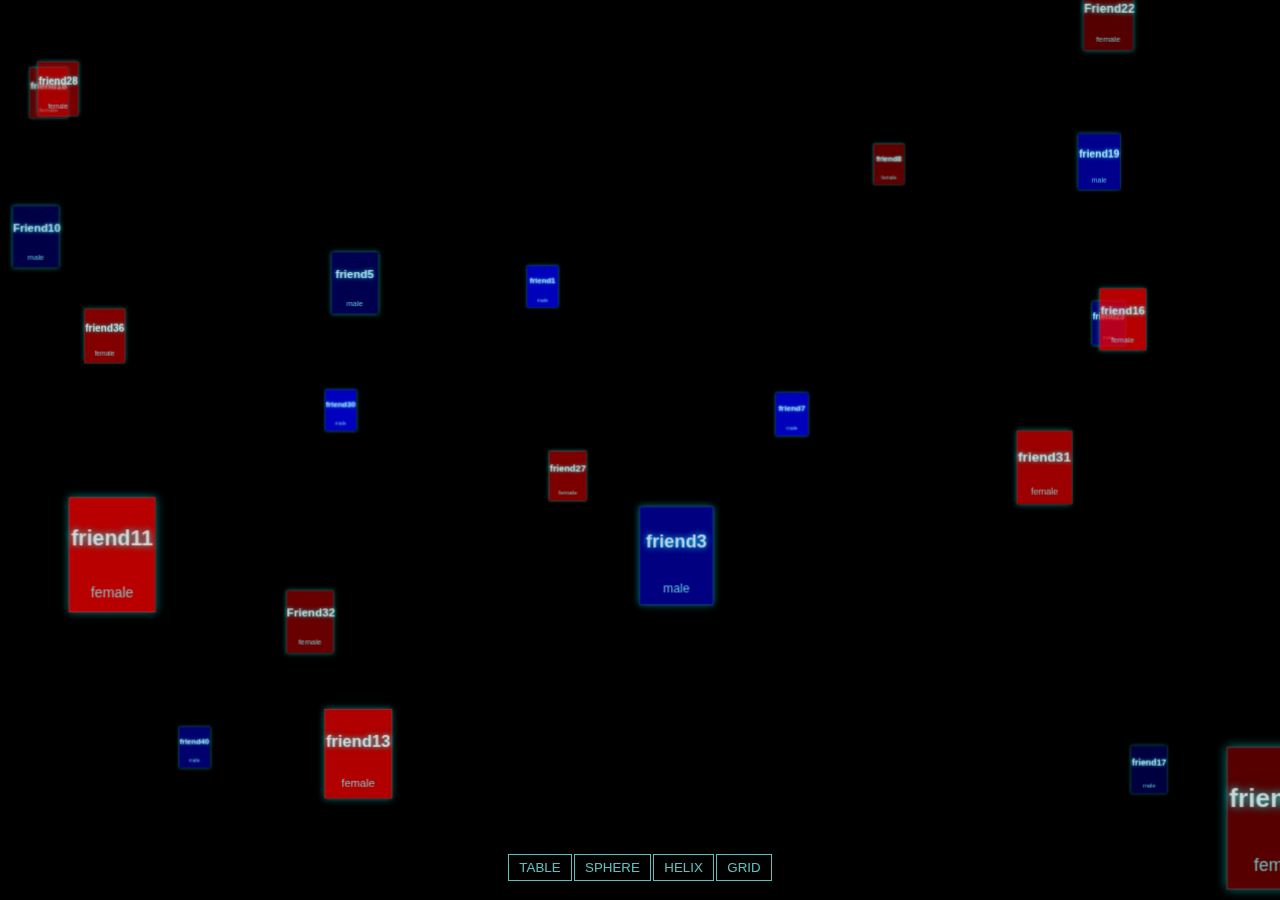
<file: three.js-dev/examples/css3d_periodictable.html>
<!DOCTYPE html>
<html>
	<head>
		<title>three.js css3d - periodic table</title>
		<meta charset="utf-8">
		<meta name="viewport" content="width=device-width, user-scalable=no, minimum-scale=1.0, maximum-scale=1.0">
		<style>
			html, body {
				height: 100%;
			}

			body {
				background-color: #000000;
				margin: 0;
				font-family: Helvetica, sans-serif;;
				overflow: hidden;
			}

			a {
				color: #ffffff;
			}

			#info {
				position: absolute;
				width: 100%;
				color: #ffffff;
				padding: 5px;
				font-family: Monospace;
				font-size: 13px;
				font-weight: bold;
				text-align: center;
				z-index: 1;
			}

			#menu {
				position: absolute;
				bottom: 20px;
				width: 100%;
				text-align: center;
			}

			.element {
				width: 120px;
				height: 160px;
				box-shadow: 0px 0px 12px rgba(0,255,255,0.5);
				border: 1px solid rgba(127,255,255,0.25);
				text-align: center;
				cursor: default;
			}

			.element:hover {
				box-shadow: 0px 0px 12px rgba(0,255,255,0.75);
				border: 1px solid rgba(127,255,255,0.75);
			}

				.element .number {
					position: absolute;
					top: 20px;
					right: 20px;
					font-size: 12px;
					color: rgba(127,255,255,0.75);
				}

				.element .symbol {
					position: absolute;
					top: 40px;
					left: 0px;
					right: 0px;
					font-size: 30px;
					font-weight: bold;
					color: rgba(255,255,255,0.75);
					text-shadow: 0 0 10px rgba(0,255,255,0.95);
				}

				.element .details {
					position: absolute;
					bottom: 15px;
					left: 0px;
					right: 0px;
					font-size: 20px;
					color: rgba(127,255,255,0.75);
				}

			button {
				color: rgba(127,255,255,0.75);
				background: transparent;
				outline: 1px solid rgba(127,255,255,0.75);
				border: 0px;
				padding: 5px 10px;
				cursor: pointer;
			}
			button:hover {
				background-color: rgba(0,255,255,0.5);
			}
			button:active {
				color: #000000;
				background-color: rgba(0,255,255,0.75);
			}
		</style>
	</head>
	<body>
		<script src="../build/three.js"></script>
		<script src="js/libs/tween.min.js"></script>
		<script src="js/controls/TrackballControls.js"></script>
		<script src="js/renderers/CSS3DRenderer.js"></script>

		<div id="container"></div>
		<div id="menu">
			<button id="table">TABLE</button>
			<button id="sphere">SPHERE</button>
			<button id="helix">HELIX</button>
			<button id="grid">GRID</button>
		</div>

		<script>

			var table = [
				"friend1", 1, 1, 1,
				"Friend2", 2, 1,2,
				"friend3", 1, 1, 3,
				"Friend4", 2, 1, 4,
				"friend5", 1, 1, 5,
				"friend6", 2, 1, 6,
				"friend7", 1, 1, 7,
				"friend8", 2, 1, 8,
				"friend9", 2, 2, 1,
				"Friend10", 1, 2, 2,
				"friend11", 2, 2, 3,
				"Friend12", 2, 2, 4,
				"friend13", 2, 2, 5,
				"Friend14", 2, 2, 6,
				"friend15", 2, 2, 7,
				"friend16", 2, 2, 8,
				"friend17", 1, 3, 1,
				"friend18", 2, 3, 2,
				"friend19", 1, 3, 3,
				"Friend20", 2, 3, 4,
				"friend21", 1, 3, 5,
				"Friend22", 2, 3, 6,
				"friend23", 1, 3, 7,
				"Friend24", 1, 3, 8,
				"friend25", 2, 4, 1,
				"friend26", 1, 4, 2,
				"friend27", 2, 4, 3,
				"friend28", 2, 4, 4,
				"friend29", 2, 4, 5,
				"friend30", 1, 4, 6,
				"friend31", 2, 4, 7,
				"Friend32", 2, 4, 8,
				"friend33", 1, 5, 1,
				"Friend34", 2, 5, 2,
				"friend35", 1, 5, 3,
				"friend36", 2, 5, 4,
				"friend37", 1, 5, 5,
				"friend38", 2, 5, 6,
				"friend39", 1, 5, 7,
				"friend40", 1, 5, 8,
											
			];

			var camera, scene, renderer;
			var controls;

			var objects = [];
			var targets = { table: [], sphere: [], helix: [], grid: [] };

			init();
			animate();

			function init() {

				camera = new THREE.PerspectiveCamera( 40, window.innerWidth / window.innerHeight, 1, 10000 );
				camera.position.z = 3000;

				scene = new THREE.Scene();

				// table

				for ( var i = 0; i < table.length; i +=4 ) {



					var element = document.createElement( 'div' );
					element.className = 'element';

					if(1 === table[i + 1]){
					element.style.backgroundColor = 'rgba(1,0,255,' + ( Math.random() * 0.5 + 0.25 ) + ')';
					var symbol = document.createElement('div');
						symbol.className = 'symbol';
						symbol.textContent = table[i];
						element.appendChild(symbol);

						var details = document.createElement('div');
						details.className = 'details';
						details.innerHTML = "male";
						element.appendChild(details);

						
					}
					else{
						element.style.backgroundColor = 'rgba(255,0,0,' + (Math.random() * 0.5 + 0.25) + ')';
						let symbol = document.createElement('div');
						symbol.className = 'symbol';
						symbol.textContent = table[i];
						element.appendChild(symbol);

						let details = document.createElement('div');
						details.className = 'details';
						details.innerHTML = "female";
						element.appendChild(details);


					}


					var object = new THREE.CSS3DObject( element );
					object.position.x = Math.random() * 4000 - 2000;
					object.position.y = Math.random() * 4000 - 2000;
					object.position.z = Math.random() * 4000 - 2000;
					scene.add( object );

					objects.push( object );

					//

					var object = new THREE.Object3D();
					object.position.x = ( table[ i + 2] * 140 ) - 1330;
					object.position.y = - ( table[ i + 3 ] * 180 ) + 990;

					targets.table.push( object );

				}

				// sphere

				var vector = new THREE.Vector3();
					var spherical = new THREE.Spherical();
					for (var i = 0, l = objects.length; i < l; i++) {
						var phi = Math.acos(-1 + (2 * i) / l);
						var theta = Math.sqrt(l * Math.PI) * phi;
						var object = new THREE.Object3D();
						spherical.set(800, phi, theta);
						object.position.setFromSpherical(spherical);
						vector.copy(object.position).multiplyScalar(2);
						object.lookAt(vector);
						targets.sphere.push(object);
					}
					// helix
					var vector = new THREE.Vector3();
					var cylindrical = new THREE.Cylindrical();
					for (var i = 0, l = objects.length; i < l; i++) {
						var theta = i * 0.175 + Math.PI;
						var y = - (i * 8) + 450;
						var object = new THREE.Object3D();
						cylindrical.set(900, theta, y);
						object.position.setFromCylindrical(cylindrical);
						vector.x = object.position.x * 2;
						vector.y = object.position.y;
						vector.z = object.position.z * 2;
						object.lookAt(vector);
						targets.helix.push(object);
					}
					// grid
					for (var i = 0; i < objects.length; i++) {
						var object = new THREE.Object3D();
						object.position.x = ((i % 5) * 400) - 800;
						object.position.y = (- (Math.floor(i / 5) % 5) * 400) + 800;
						object.position.z = (Math.floor(i / 25)) * 1000 - 2000;
						targets.grid.push(object);
					}


				//

				renderer = new THREE.CSS3DRenderer();
				renderer.setSize( window.innerWidth, window.innerHeight );
				renderer.domElement.style.position = 'absolute';
				document.getElementById( 'container' ).appendChild( renderer.domElement );

				//

				controls = new THREE.TrackballControls( camera, renderer.domElement );
				controls.rotateSpeed = 0.5;
				controls.minDistance = 500;
				controls.maxDistance = 6000;
				controls.addEventListener( 'change', render );

				var button = document.getElementById( 'table' );
				button.addEventListener( 'click', function ( event ) {

					transform( targets.table, 2000 );

				}, false );

				var button = document.getElementById( 'sphere' );
				button.addEventListener( 'click', function ( event ) {

					transform( targets.sphere, 2000 );

				}, false );

				var button = document.getElementById( 'helix' );
				button.addEventListener( 'click', function ( event ) {

					transform( targets.helix, 2000 );

				}, false );

				var button = document.getElementById( 'grid' );
				button.addEventListener( 'click', function ( event ) {

					transform( targets.grid, 2000 );

				}, false );

				transform( targets.table, 2000 );

				//

				window.addEventListener( 'resize', onWindowResize, false );

			}

			function transform( targets, duration ) {

				TWEEN.removeAll();

				for ( var i = 0; i < objects.length; i ++ ) {

					var object = objects[ i ];
					var target = targets[ i ];

					new TWEEN.Tween( object.position )
						.to( { x: target.position.x, y: target.position.y, z: target.position.z }, Math.random() * duration + duration )
						.easing( TWEEN.Easing.Exponential.InOut )
						.start();

					new TWEEN.Tween( object.rotation )
						.to( { x: target.rotation.x, y: target.rotation.y, z: target.rotation.z }, Math.random() * duration + duration )
						.easing( TWEEN.Easing.Exponential.InOut )
						.start();

				}

				new TWEEN.Tween( this )
					.to( {}, duration * 2 )
					.onUpdate( render )
					.start();

			}

			function onWindowResize() {

				camera.aspect = window.innerWidth / window.innerHeight;
				camera.updateProjectionMatrix();

				renderer.setSize( window.innerWidth, window.innerHeight );

				render();

			}

			function animate() {

				requestAnimationFrame( animate );

				TWEEN.update();

				controls.update();

			}

			function render() {

				renderer.render( scene, camera );

			}

		</script>
	</body>
</html>
</file>
<file: main.css>
@font-face {
    font-family: LubalinGraph;
    src: url(font/Lubalin-Graph-Bold.ttf);
}
@font-face {
    font-family: Gotham;
    src: url(font/Gotham-Narrow-Bold.otf);
}


html,body{
    margin: 0;
    padding: 0;
    font-family: 'LubalinGraph';
}
#Wrapper .container{
    /* max-width: 1000px; */
    margin: auto;
    overflow: hidden;
    
}

#Wrapper .wise-body{
    background-image: url("img/background.jpg");
    background-position: top;
    margin-top: -4rem;
    padding-top: 6rem;
    text-align: center;
    background-repeat: no-repeat;
    background-size: cover;
}

#Wrapper .wiseinfo-body{
    background-image: url("img/background.jpg");
    background-position: top;
    margin-top: -4rem;
    padding-top: 6rem;
    text-align: center;
    padding-bottom: 6rem;
    background-repeat: no-repeat;
    background-size: cover;
    
}

#Logo .wise-logo{
    background-image: url("img/wiselogo.png");
    background-size: contain;
    background-repeat: no-repeat;
    background-position: center;
    padding-bottom: 7rem;
}

#Logo .tags{
    display: flex;
    margin: auto;
    width: 100%;
    font-size: 1rem;
    
}

#Logo .tags .left{
    flex: 1;
    text-align: center;
    
}

#Logo .tags .right{
    flex: 1;
    text-align: center;
}

#Text-Content{
    text-align: center;
}

#Wrapper #Price{
    background-image: url("img/price2.png");
    background-size: contain;
    background-repeat: no-repeat;
    padding: 3rem;
    background-position: center;
}

#Price .Price-text{
    text-align: center;
    padding: 2rem 0 2rem 0;
}
/* #Price .price-image{
    background-image: url("img/gopro.png");
    background-size: contain;
    background-repeat: no-repeat;
    height: 15rem;
    background-position: center;
} */
#Footer .content{
    /* background-image: url("img/footer.png");
    background-size: cover;
    padding-bottom: calc(38%); */
    margin-bottom: -3rem;
  
}
#Footer .bottom-chips{
    margin-bottom: -1rem;
    
}

.Gotham{
    font-family: Gotham;
    font-size: 3.5rem;
    color: #fff;
    text-shadow: 6px 7px 3px #412c14, 9px 2px 1px #6b4c2c;
    
}
.button {
    background-color:rgba(219, 197, 162, 0.69);
    padding: 0 32px;
    display: inline-block;
  }

.black-shadow{
    text-shadow: 1px 1.8px 0px #090606, 1px -2px 0px #020101;
     -webkit-text-stroke: 1px black;
    color: #fff;
}

.brown-shadow{
    text-shadow: -3px 2px 1px #472d0d, 2px 3px 1px #86633c;
    -webkit-text-stroke: 1px #6d3d1a;
    color: #fff; 
}

.light-brown-shadow{
    text-shadow: -1px -2px 1px #917048, 0px 3px 1px #7d654b;
    -webkit-text-stroke: 1px #976948;
    color: #fff; 
}

.red-shadow{
  text-shadow:   -5px 4px 10px #fff, 0 0 5px #fff;
  color: red;
}

.small-font{
    font-size: 1rem;
}

.medium-font{
    font-size: 1.5rem;
}

.larg-font{
    font-size: 2.5rem;
}
#Infopanel #Incafe {
    width: 65%;
    margin: auto;
    background-color: #fff;
    padding: 1rem;
    border-radius: .5rem;
    margin-top: 3rem;
}


#Infopanel #Terms {
    width: 65%;
    margin: auto;
    background-color: #fff;
    padding: 1rem;
    border-radius: .5rem;
    margin-top: 3rem;
    text-align: left;
    line-height: 2rem;
    color: red;
}

#Infopanel #Terms .header{
    text-align: center;
    color: rgb(161, 150, 150);
    padding: 2rem;
}

#Infopanel #Terms .red{
    color: black;
    padding-left: 2rem;
    margin-top: -2rem;
 
}

#Infopanel #Cafes {
    width: 50%;
    min-height: 50rem;
    margin: auto;
    background-color: #fff;
    padding: 1rem;
    border-radius: .5rem;
}
#Infopanel .Steps {
    width: 65%;
  text-align: left;
    margin: auto;
    background-color: #fff;
    padding: 1rem;
    border-radius: .5rem;
    font-size: 1.3rem;
    font-family: sans-serif;

}

#Infopanel .NewCafe {
    width: 65%;
    margin: auto;
    background-color: #fff;
    padding: 1rem;
    border-radius: .5rem;
    margin-top: 2rem;
    display: flex;
    flex-wrap: wrap;
}

#Infopanel .NewCafe .left{
    flex: 1;
    padding: 1rem;
    flex-basis: 30%;

}

#Infopanel .NewCafe .right{
    flex: 1;
    padding: 1rem;
    flex-basis: 40%;

}
.text-left{
    text-align: left;
    padding-left: 1.5rem;
}
.vl {
    border-right: 2px solid red;
    height: 260px;
}


 #panorama {
            width: 100%;
            height: 500px;
        }
#Infopanel .Steps .red{
color: red;
}
#Infopanel .Steps .orange{
color:rgb(255, 102, 0);
}

#Infopanel .Steps .blue{
color: #0275d8;
}

#Infopanel #Incafe .red-border{
    border-radius: 3rem;
    padding-left: .5rem;
    padding-right: .5rem;
    align-content: center;
    background-color: red;
    color: #fff;
}
#Infopanel #Incafe .content{
    display: flex;
}
#Infopanel #Incafe .content .left{
    
    display: inline-table;
}

#Infopanel #Incafe .content .right{
    flex: 1;
    
}

#Logo .cafe-logo{
    display: flex;
    color: red;
}
#Logo .cafe-logo .left{
    flex: 1;
    
    text-align: right;
}
#Logo .cafe-logo .center{
    flex: 1;
}
#Logo .cafe-logo .right{
    flex: 1;
    
    text-align: left;
}

#Logo .team{
    display: flex;
}

#Logo .team .left{
    flex: 1;
}
#Logo .team .center{
    flex: 1;
    padding-top: 9rem;
}

#Logo .team .right{
    flex: 1;
}

#Logo .rules .top{
    display: inline-flex;
}

#Logo .rules .left{
    background-image: url(img/how.png);
    background-repeat: no-repeat;
    background-size: 5rem;
    background-position: right top;
}

a{
    text-decoration: none;
    color: red;
}

#Infopanel #Online{
    width: 65%;
    margin: auto;
    background-color: #fff;
    padding: 1rem;
    border-radius: .5rem;
    margin-top: 3rem;
    
}

#Infopanel #Online .red-border{
    border-radius: 3rem;
    padding-left: .5rem;
    padding-right: .5rem;
    align-content: center;
    background-color: red;
    color: #fff;
}
#Infopanel #Online .content{
    display: flex;
}
#Infopanel #Online .content .left{
    
    display: inline-table;
}

#Infopanel #Online .content .right{
    flex: 1;
    
}

#Infopanel #Online .howtowin .like{
    font-size: 1.5rem;
    display: flex;
    margin: auto;
    width: 24rem;
}
#Infopanel #Online .howtowin .like img{
    padding-top: 1.5rem;
}

.black{
    color: black;
}

.blue{
    color: #25aae1;
}
.red{
    color: red;
}

#Infopanel #Online .search{
    display: -webkit-inline-box;
}


#Infopanel #Online .socialmedia .fb{
    display: -webkit-inline-box;
    padding-left: 2rem
}
#Infopanel #Online .socialmedia img{
    padding-top: 1rem;
    padding-right: .5rem;
}

#Infopanel #Online .align-center .bottom{
  
    align-items: center;
    display: flex;
}

#Infopanel #Online .align-center{
    display: -webkit-inline-box;
}

    #Cafes .partners{
    display: flex;
    flex-wrap: wrap;
    }
    #Cafes .partners .cafe{
    flex: 0 0 50%;
    padding-bottom: .5rem;
    }

    .round-border{
        border-radius: 50%;
        overflow: hidden;
    }

      #Cafes .clues{
    display: inline-block;
    text-align: left;
    font-size: 1.5rem;
      }

@media (max-width:500px){
        #Wrapper #Price{
        background-size: auto;
        padding: 0;
        
    }  
.vl{
    border-right: 0;
    border-bottom: 2px solid red;
    height: auto;
    
  
}
    #Cafes .partners .cafe img{
        width: 90%;
    }

    #Infopanel .Steps{
        width: 80%;

    }
     #Infopanel .NewCafe{
        width: 80%;
    }
 
#Infopanel #Cafes{
    width: 80%;
}
    #Infopanel #Incafe{
        width: 80%;
    }
    #Infopanel #Online{
        width: 80%;
    }

    #Infopanel #Online .align-center .bottom{
    display: block;
    width: 100%;
    }


    #Infopanel #Online .search{
    display: block;
    }

    #Infopanel #Online .howtowin .like{
    display: block;
    font-size: 1.3rem;
    width: auto;
    }
#Logo .cafe-logo{
    display: block;
}
#Logo .cafe-logo .left{
    text-align: center;
}
#Logo .cafe-logo .right{
    text-align: center;
}
#Logo .rules .left{
    background-image: none;
}
.small{
    font-size: 1rem;
}
.medium{
    font-size: 1.5rem;
}
#Logo .team .center{
    display: none;
}

#panorama{
    height: 300px;
}
}
</file>
